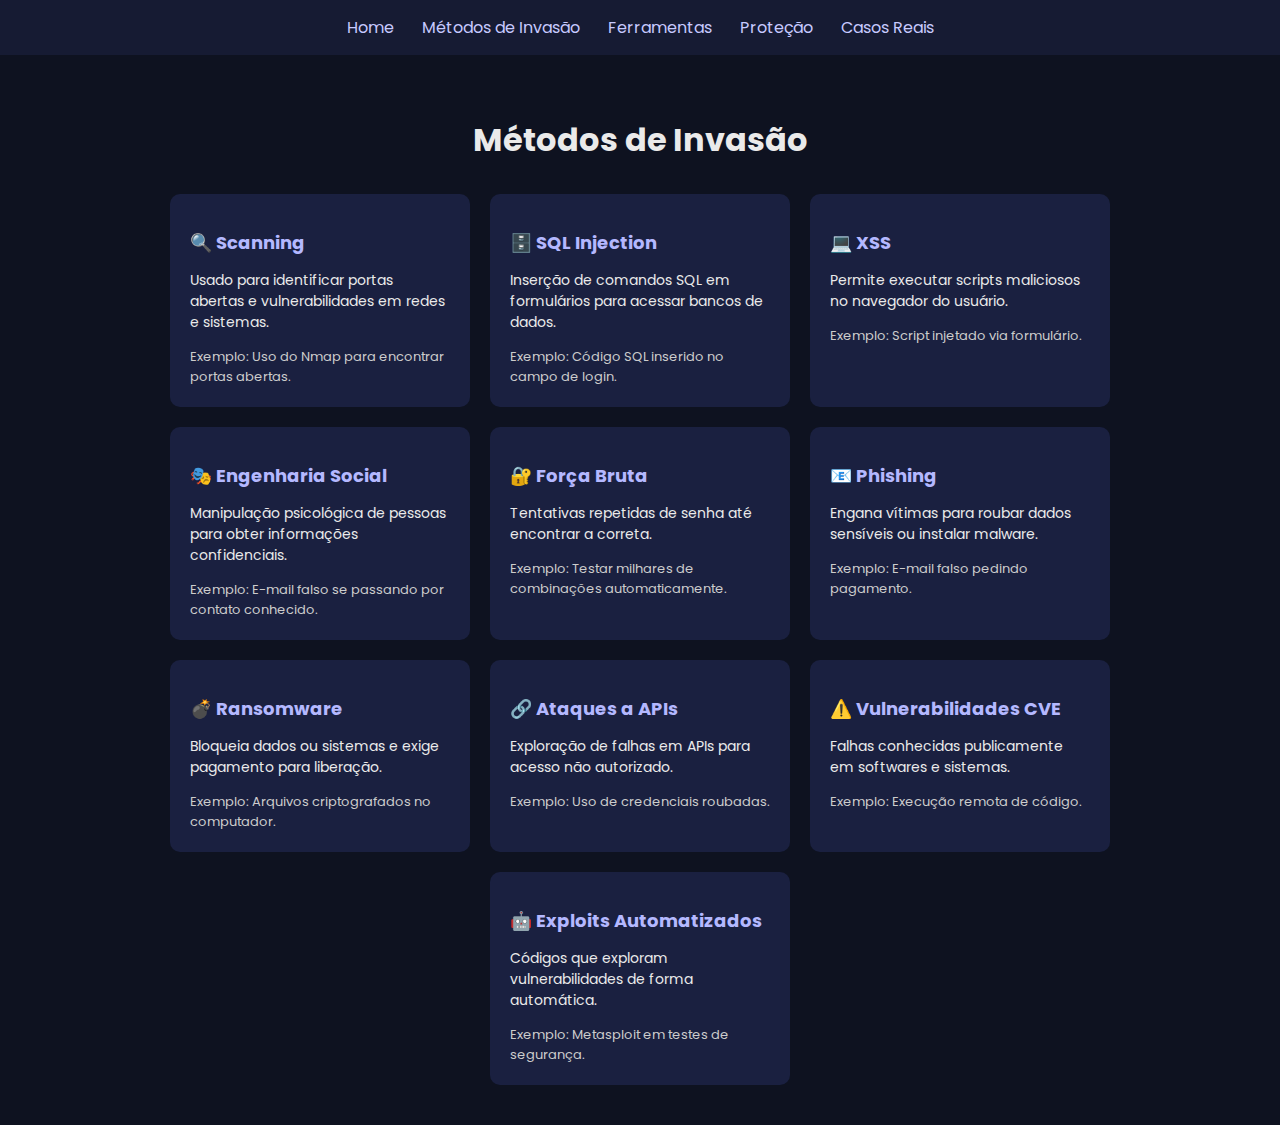
<file: Secao2.html>
<!DOCTYPE html>
<html lang="pt-BR">
<head>
    <meta charset="UTF-8">
    <title>Métodos de Invasão</title>
    <link rel="stylesheet" href="style.css">
</head>
<body>
    <header class="menu">
        <a href="index.html">Home</a>
        <a href="secao2.html">Métodos de Invasão</a>
        <a href="secao3.html">Ferramentas</a>
        <a href="secao4.html">Proteção</a>
        <a href="secao5.html">Casos Reais</a>
    </header>

    <section class="cards">
        <h1>Métodos de Invasão</h1>

        <div class="cards-container">

            <div class="card">
                <h2>🔍 Scanning</h2>
                <p>Usado para identificar portas abertas e vulnerabilidades em redes e sistemas.</p>
                <span>Exemplo: Uso do Nmap para encontrar portas abertas.</span>
            </div>

            <div class="card">
                <h2>🗄️ SQL Injection</h2>
                <p>Inserção de comandos SQL em formulários para acessar bancos de dados.</p>
                <span>Exemplo: Código SQL inserido no campo de login.</span>
            </div>

            <div class="card">
                <h2>💻 XSS</h2>
                <p>Permite executar scripts maliciosos no navegador do usuário.</p>
                <span>Exemplo: Script injetado via formulário.</span>
            </div>

            <div class="card">
                <h2>🎭 Engenharia Social</h2>
                <p>Manipulação psicológica de pessoas para obter informações confidenciais.</p>
                <span>Exemplo: E-mail falso se passando por contato conhecido.</span>
            </div>

            <div class="card">
                <h2>🔐 Força Bruta</h2>
                <p>Tentativas repetidas de senha até encontrar a correta.</p>
                <span>Exemplo: Testar milhares de combinações automaticamente.</span>
            </div>

            <div class="card">
                <h2>📧 Phishing</h2>
                <p>Engana vítimas para roubar dados sensíveis ou instalar malware.</p>
                <span>Exemplo: E-mail falso pedindo pagamento.</span>
            </div>

            <div class="card">
                <h2>💣 Ransomware</h2>
                <p>Bloqueia dados ou sistemas e exige pagamento para liberação.</p>
                <span>Exemplo: Arquivos criptografados no computador.</span>
            </div>

            <div class="card">
                <h2>🔗 Ataques a APIs</h2>
                <p>Exploração de falhas em APIs para acesso não autorizado.</p>
                <span>Exemplo: Uso de credenciais roubadas.</span>
            </div>

            <div class="card">
                <h2>⚠️ Vulnerabilidades CVE</h2>
                <p>Falhas conhecidas publicamente em softwares e sistemas.</p>
                <span>Exemplo: Execução remota de código.</span>
            </div>

            <div class="card">
                <h2>🤖 Exploits Automatizados</h2>
                <p>Códigos que exploram vulnerabilidades de forma automática.</p>
                <span>Exemplo: Metasploit em testes de segurança.</span>
            </div>

        </div>
    </section>
</body>
</html>
</file>
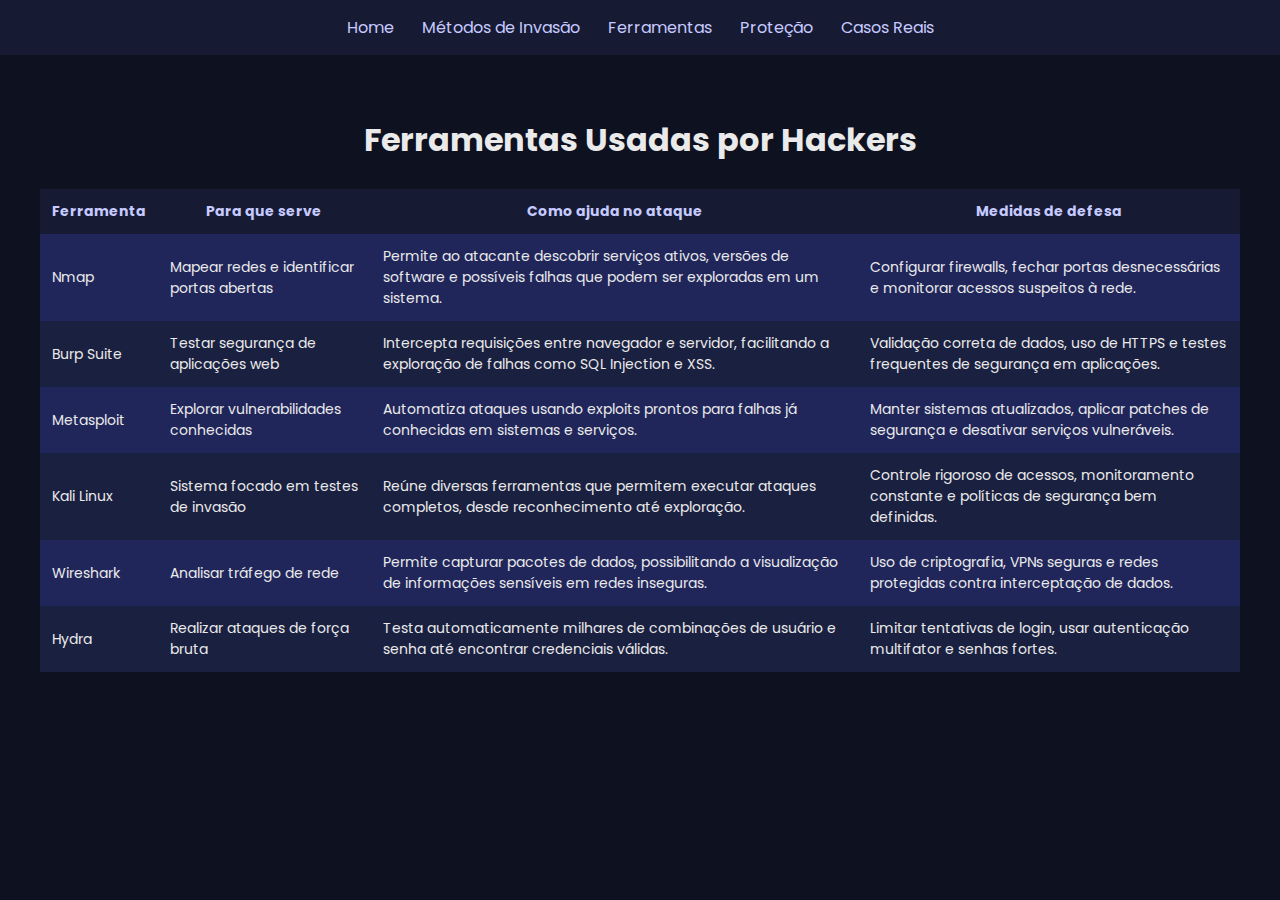
<file: secao3.html>
<!DOCTYPE html>
<html lang="pt-BR">
<head>
    <meta charset="UTF-8">
    <title>Ferramentas Usadas por Hackers</title>
    <link rel="stylesheet" href="style.css">
</head>
<body>
    <header class="menu">
        <a href="index.html">Home</a>
        <a href="secao2.html">Métodos de Invasão</a>
        <a href="secao3.html">Ferramentas</a>
        <a href="secao4.html">Proteção</a>
        <a href="secao5.html">Casos Reais</a>
    </header>

    <section class="tabela-section">
        <h1>Ferramentas Usadas por Hackers</h1>

        <table>
    <tr>
        <th>Ferramenta</th>
        <th>Para que serve</th>
        <th>Como ajuda no ataque</th>
        <th>Medidas de defesa</th>
    </tr>

    <tr>
        <td>Nmap</td>
        <td>Mapear redes e identificar portas abertas</td>
        <td>Permite ao atacante descobrir serviços ativos, versões de software e possíveis falhas que podem ser exploradas em um sistema.</td>
        <td>Configurar firewalls, fechar portas desnecessárias e monitorar acessos suspeitos à rede.</td>
    </tr>

    <tr>
        <td>Burp Suite</td>
        <td>Testar segurança de aplicações web</td>
        <td>Intercepta requisições entre navegador e servidor, facilitando a exploração de falhas como SQL Injection e XSS.</td>
        <td>Validação correta de dados, uso de HTTPS e testes frequentes de segurança em aplicações.</td>
    </tr>

    <tr>
        <td>Metasploit</td>
        <td>Explorar vulnerabilidades conhecidas</td>
        <td>Automatiza ataques usando exploits prontos para falhas já conhecidas em sistemas e serviços.</td>
        <td>Manter sistemas atualizados, aplicar patches de segurança e desativar serviços vulneráveis.</td>
    </tr>

    <tr>
        <td>Kali Linux</td>
        <td>Sistema focado em testes de invasão</td>
        <td>Reúne diversas ferramentas que permitem executar ataques completos, desde reconhecimento até exploração.</td>
        <td>Controle rigoroso de acessos, monitoramento constante e políticas de segurança bem definidas.</td>
    </tr>

    <tr>
        <td>Wireshark</td>
        <td>Analisar tráfego de rede</td>
        <td>Permite capturar pacotes de dados, possibilitando a visualização de informações sensíveis em redes inseguras.</td>
        <td>Uso de criptografia, VPNs seguras e redes protegidas contra interceptação de dados.</td>
    </tr>

    <tr>
        <td>Hydra</td>
        <td>Realizar ataques de força bruta</td>
        <td>Testa automaticamente milhares de combinações de usuário e senha até encontrar credenciais válidas.</td>
        <td>Limitar tentativas de login, usar autenticação multifator e senhas fortes.</td>
    </tr>
</table>
</section>
</body>
</html>
</file>
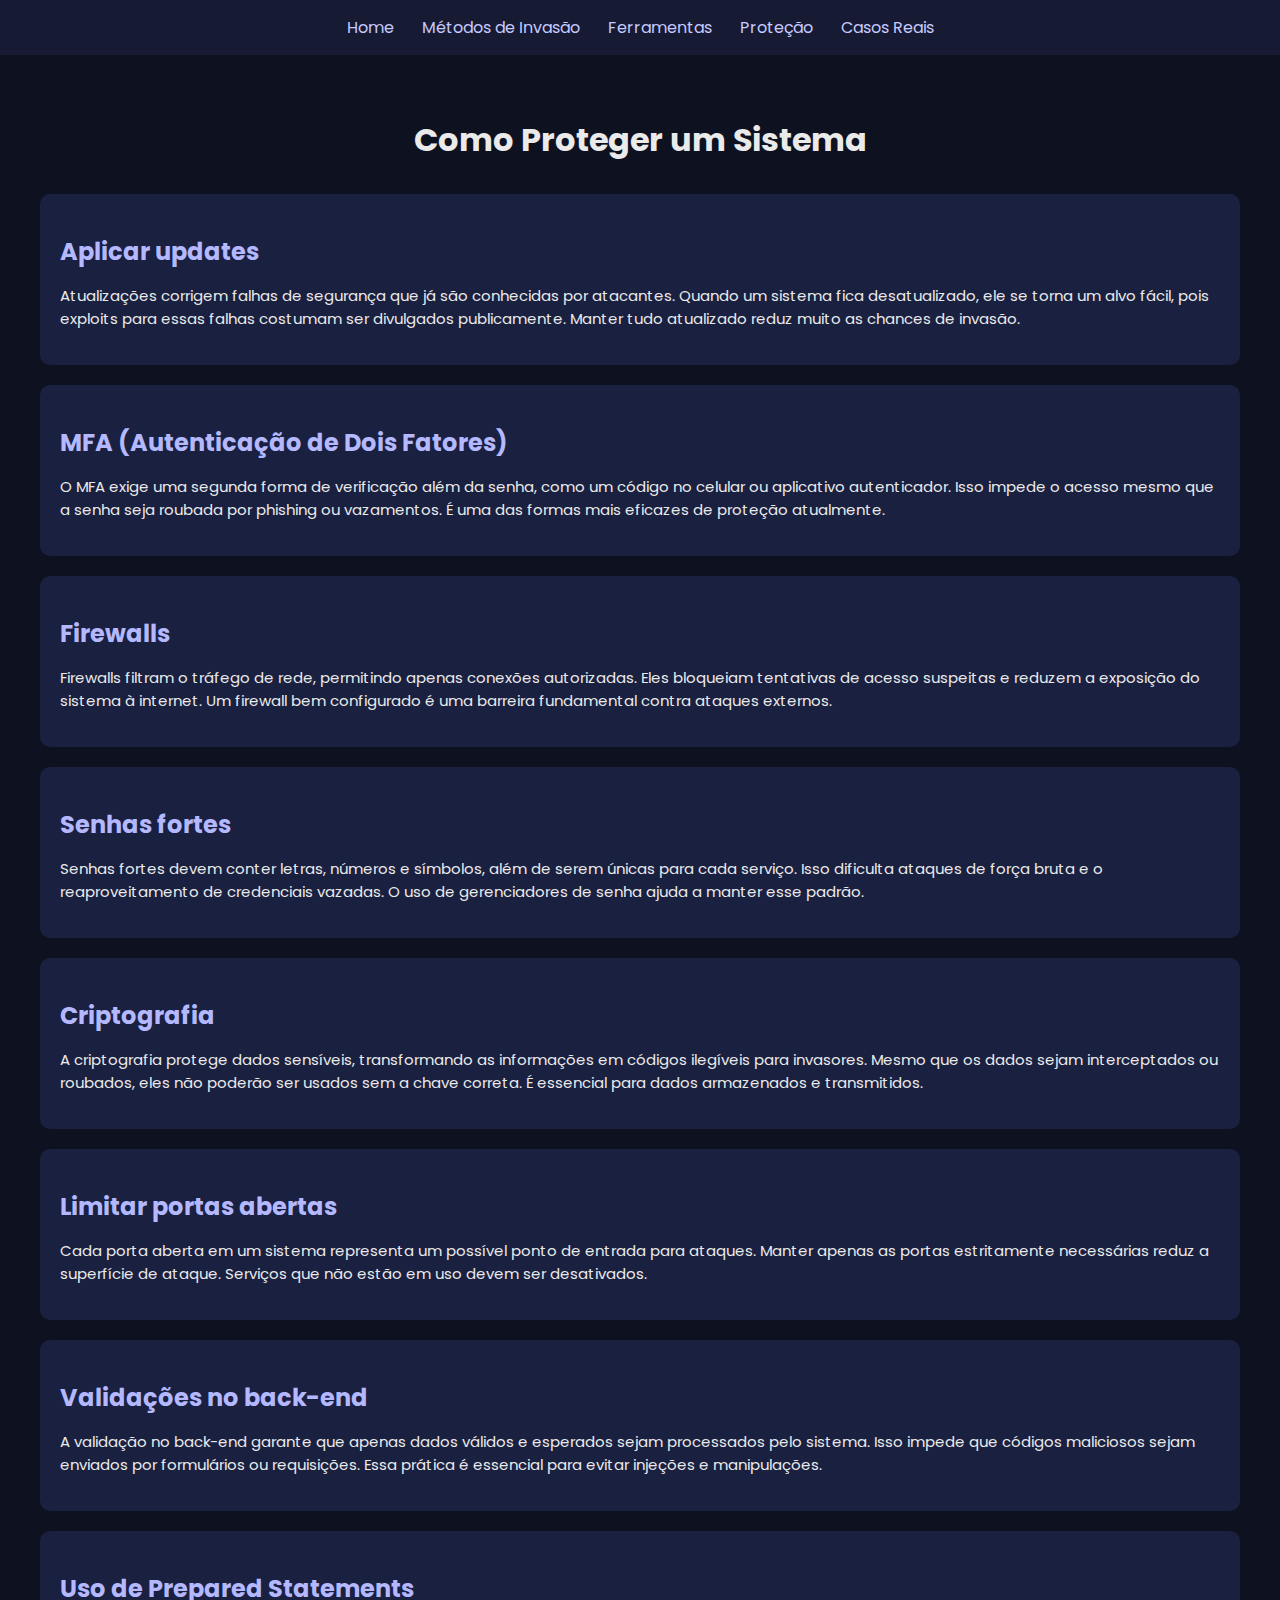
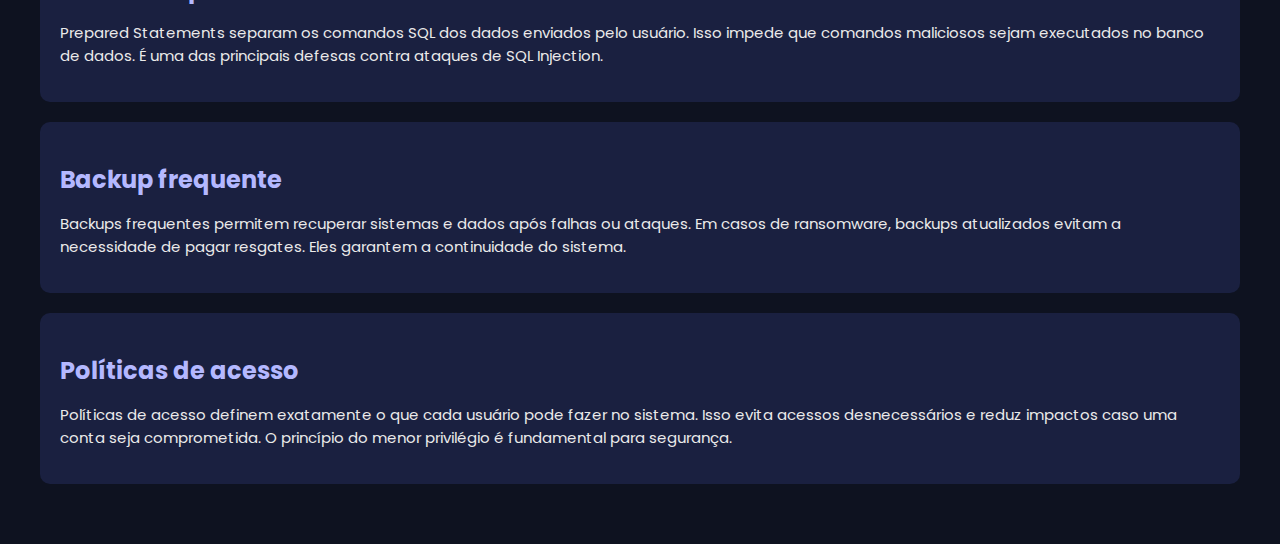
<file: secao4.html>
<!DOCTYPE html>
<html lang="pt-BR">
<head>
    <meta charset="UTF-8">
    <title>Como Proteger um Sistema</title>
    <link rel="stylesheet" href="style.css">
</head>
<body>
    <header class="menu">
        <a href="index.html">Home</a>
        <a href="secao2.html">Métodos de Invasão</a>
        <a href="secao3.html">Ferramentas</a>
        <a href="secao4.html">Proteção</a>
        <a href="secao5.html">Casos Reais</a>
    </header>

    <section class="protecao">
        <h1>Como Proteger um Sistema</h1>

            <div class="item">
        <h2>Aplicar updates</h2>
        <p>Atualizações corrigem falhas de segurança que já são conhecidas por atacantes. Quando um sistema fica desatualizado, ele se torna um alvo fácil, pois exploits para essas falhas costumam ser divulgados publicamente. Manter tudo atualizado reduz muito as chances de invasão.</p>
    </div>

    <div class="item">
        <h2>MFA (Autenticação de Dois Fatores)</h2>
        <p>O MFA exige uma segunda forma de verificação além da senha, como um código no celular ou aplicativo autenticador. Isso impede o acesso mesmo que a senha seja roubada por phishing ou vazamentos. É uma das formas mais eficazes de proteção atualmente.</p>
    </div>

    <div class="item">
        <h2>Firewalls</h2>
        <p>Firewalls filtram o tráfego de rede, permitindo apenas conexões autorizadas. Eles bloqueiam tentativas de acesso suspeitas e reduzem a exposição do sistema à internet. Um firewall bem configurado é uma barreira fundamental contra ataques externos.</p>
    </div>

    <div class="item">
        <h2>Senhas fortes</h2>
        <p>Senhas fortes devem conter letras, números e símbolos, além de serem únicas para cada serviço. Isso dificulta ataques de força bruta e o reaproveitamento de credenciais vazadas. O uso de gerenciadores de senha ajuda a manter esse padrão.</p>
    </div>

    <div class="item">
        <h2>Criptografia</h2>
        <p>A criptografia protege dados sensíveis, transformando as informações em códigos ilegíveis para invasores. Mesmo que os dados sejam interceptados ou roubados, eles não poderão ser usados sem a chave correta. É essencial para dados armazenados e transmitidos.</p>
    </div>

    <div class="item">
        <h2>Limitar portas abertas</h2>
        <p>Cada porta aberta em um sistema representa um possível ponto de entrada para ataques. Manter apenas as portas estritamente necessárias reduz a superfície de ataque. Serviços que não estão em uso devem ser desativados.</p>
    </div>

    <div class="item">
        <h2>Validações no back-end</h2>
        <p>A validação no back-end garante que apenas dados válidos e esperados sejam processados pelo sistema. Isso impede que códigos maliciosos sejam enviados por formulários ou requisições. Essa prática é essencial para evitar injeções e manipulações.</p>
    </div>

    <div class="item">
        <h2>Uso de Prepared Statements</h2>
        <p>Prepared Statements separam os comandos SQL dos dados enviados pelo usuário. Isso impede que comandos maliciosos sejam executados no banco de dados. É uma das principais defesas contra ataques de SQL Injection.</p>
    </div>

    <div class="item">
        <h2>Backup frequente</h2>
        <p>Backups frequentes permitem recuperar sistemas e dados após falhas ou ataques. Em casos de ransomware, backups atualizados evitam a necessidade de pagar resgates. Eles garantem a continuidade do sistema.</p>
    </div>

    <div class="item">
        <h2>Políticas de acesso</h2>
        <p>Políticas de acesso definem exatamente o que cada usuário pode fazer no sistema. Isso evita acessos desnecessários e reduz impactos caso uma conta seja comprometida. O princípio do menor privilégio é fundamental para segurança.</p>
    </div>

    </section>
</body>
</html>
</file>
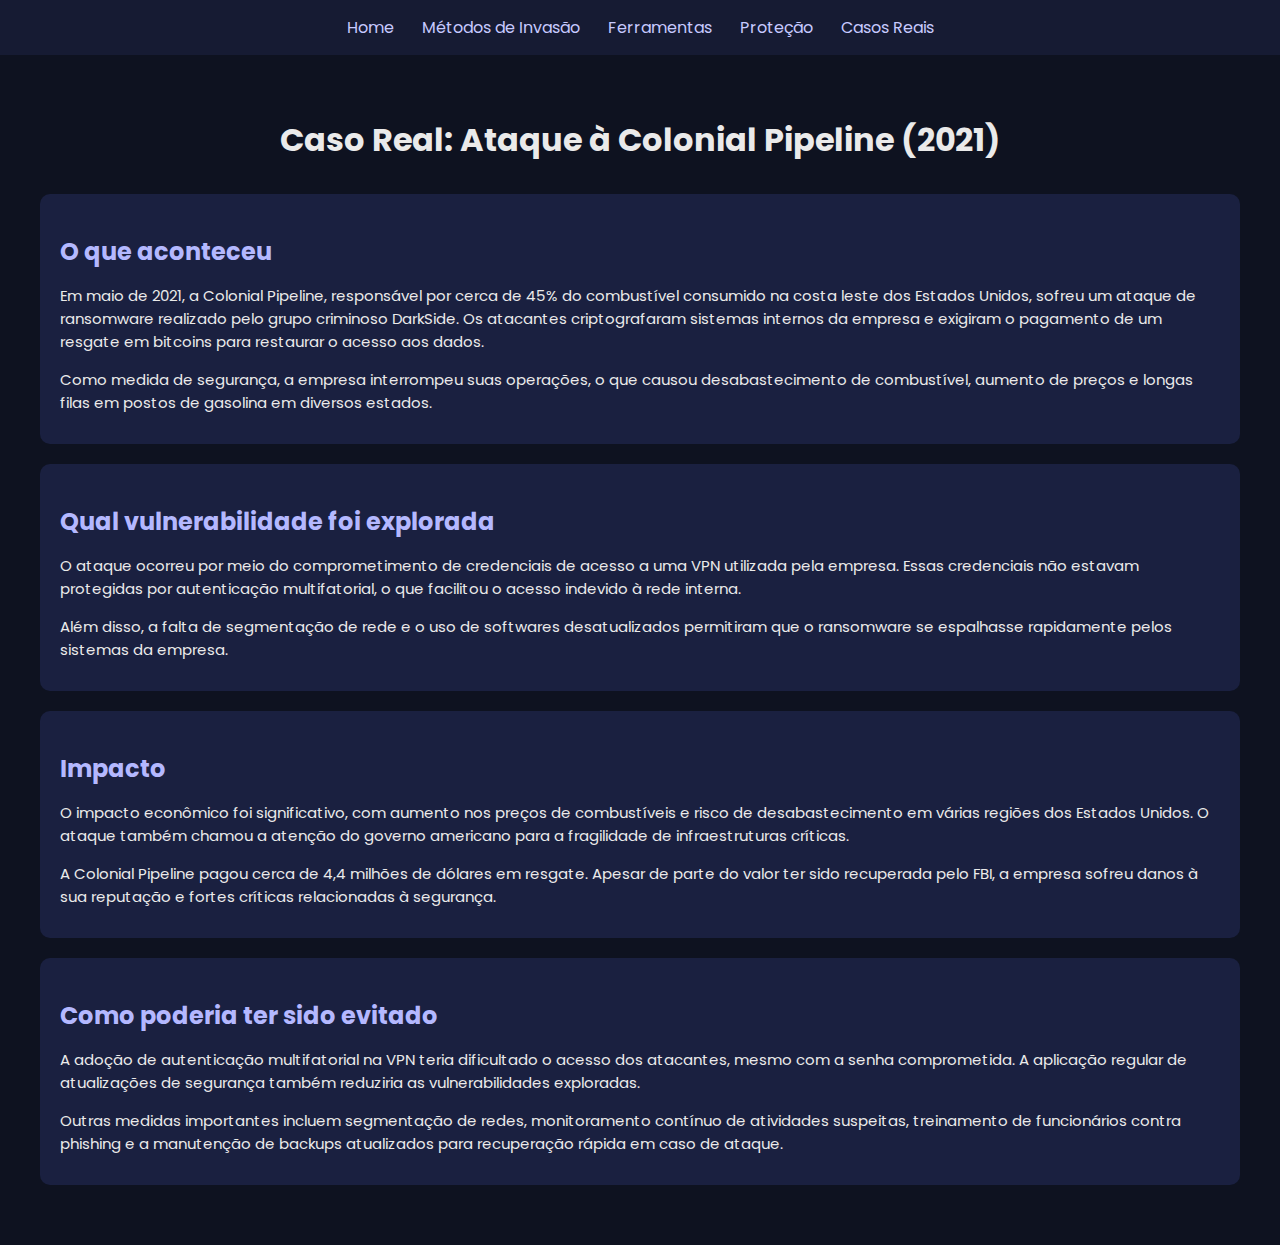
<file: secao5.html>
<!DOCTYPE html>
<html lang="pt-BR">
<head>
    <meta charset="UTF-8">
    <title>Casos Reais de Ataques Famosos</title>
    <link rel="stylesheet" href="style.css">
</head>
<body>
    <header class="menu">
        <a href="index.html">Home</a>
        <a href="secao2.html">Métodos de Invasão</a>
        <a href="secao3.html">Ferramentas</a>
        <a href="secao4.html">Proteção</a>
        <a href="secao5.html">Casos Reais</a>
    </header>

    <section class="caso">
        <h1>Caso Real: Ataque à Colonial Pipeline (2021)</h1>

        <div class="bloco">
            <h2>O que aconteceu</h2>
            <p>
                Em maio de 2021, a Colonial Pipeline, responsável por cerca de 45% do combustível consumido na costa leste dos Estados Unidos, sofreu um ataque de ransomware realizado pelo grupo criminoso DarkSide. Os atacantes criptografaram sistemas internos da empresa e exigiram o pagamento de um resgate em bitcoins para restaurar o acesso aos dados.
            </p>
            <p>
                Como medida de segurança, a empresa interrompeu suas operações, o que causou desabastecimento de combustível, aumento de preços e longas filas em postos de gasolina em diversos estados.
            </p>
        </div>

        <div class="bloco">
            <h2>Qual vulnerabilidade foi explorada</h2>
            <p>
                O ataque ocorreu por meio do comprometimento de credenciais de acesso a uma VPN utilizada pela empresa. Essas credenciais não estavam protegidas por autenticação multifatorial, o que facilitou o acesso indevido à rede interna.
            </p>
            <p>
                Além disso, a falta de segmentação de rede e o uso de softwares desatualizados permitiram que o ransomware se espalhasse rapidamente pelos sistemas da empresa.
            </p>
        </div>

        <div class="bloco">
            <h2>Impacto</h2>
            <p>
                O impacto econômico foi significativo, com aumento nos preços de combustíveis e risco de desabastecimento em várias regiões dos Estados Unidos. O ataque também chamou a atenção do governo americano para a fragilidade de infraestruturas críticas.
            </p>
            <p>
                A Colonial Pipeline pagou cerca de 4,4 milhões de dólares em resgate. Apesar de parte do valor ter sido recuperada pelo FBI, a empresa sofreu danos à sua reputação e fortes críticas relacionadas à segurança.
            </p>
        </div>

        <div class="bloco">
            <h2>Como poderia ter sido evitado</h2>
            <p>
                A adoção de autenticação multifatorial na VPN teria dificultado o acesso dos atacantes, mesmo com a senha comprometida. A aplicação regular de atualizações de segurança também reduziria as vulnerabilidades exploradas.
            </p>
            <p>
                Outras medidas importantes incluem segmentação de redes, monitoramento contínuo de atividades suspeitas, treinamento de funcionários contra phishing e a manutenção de backups atualizados para recuperação rápida em caso de ataque.
            </p>
        </div>
    </section>
</body>
</html>
</file>
<file: style.css>
@import url('https://fonts.googleapis.com/css2?family=Poppins:wght@300;400;600&display=swap');

body {
    margin: 0;
    font-family: 'Poppins', Arial, sans-serif;
    background-color: #0e1220;
    color: #eaeaea;
}

.menu {
    background-color: #161b33;
    padding: 15px;
    text-align: center;
}

.menu a {
    color: #c7caff;
    text-decoration: none;
    margin: 0 12px;
}

.menu a:hover {
    color: #ffffff;
}

.home {
    padding: 40px;
    text-align: center;
}

.home h1 {
    font-size: 36px;
    margin-bottom: 10px;
}

.home h2 {
    font-size: 18px;
    margin-bottom: 15px;
}

.home p {
    font-size: 15px;
    width: 90%;
    max-width: 500px;
    margin: 0 auto;
}

.home img {
    width: 450px;
    max-width: 100%;
    margin-top: 25px;
    border-radius: 10px;
}

.cards {
    padding: 40px;
}

.cards h1 {
    text-align: center;
    margin-bottom: 30px;
}

.cards-container {
    display: flex;
    flex-wrap: wrap;
    justify-content: center;
    gap: 20px;
}

.card {
    background-color: #1a2040;
    width: 260px;
    padding: 20px;
    border-radius: 10px;
}

.card h2 {
    font-size: 18px;
    color: #b4b8ff;
    margin-bottom: 10px;
}

.card p {
    font-size: 14px;
}

.card span {
    display: block;
    margin-top: 10px;
    font-size: 13px;
    color: #cccccc;
}

.tabela-section {
    padding: 40px;
}

.tabela-section h1 {
    text-align: center;
    margin-bottom: 25px;
}

table {
    width: 100%;
    background-color: #1a2040;
    border-collapse: collapse;
}

th, td {
    padding: 12px;
    font-size: 14px;
}

th {
    background-color: #161b33;
    color: #c7caff;
}

tr:nth-child(even) {
    background-color: #20265a;
}

.protecao {
    padding: 40px;
}

.protecao h1 {
    text-align: center;
    margin-bottom: 30px;
}

.item {
    background-color: #1a2040;
    padding: 20px;
    border-radius: 10px;
    margin-bottom: 20px;
}

.item h2 {
    color: #b4b8ff;
    margin-bottom: 8px;
}

.item p {
    font-size: 15px;
}

.caso {
    padding: 40px;
}

.caso h1 {
    text-align: center;
    margin-bottom: 30px;
}

.bloco {
    background-color: #1a2040;
    padding: 20px;
    border-radius: 10px;
    margin-bottom: 20px;
}

.bloco h2 {
    color: #b4b8ff;
    margin-bottom: 10px;
}

.bloco p {
    font-size: 15px;
    margin-bottom: 10px;
}
</file>
